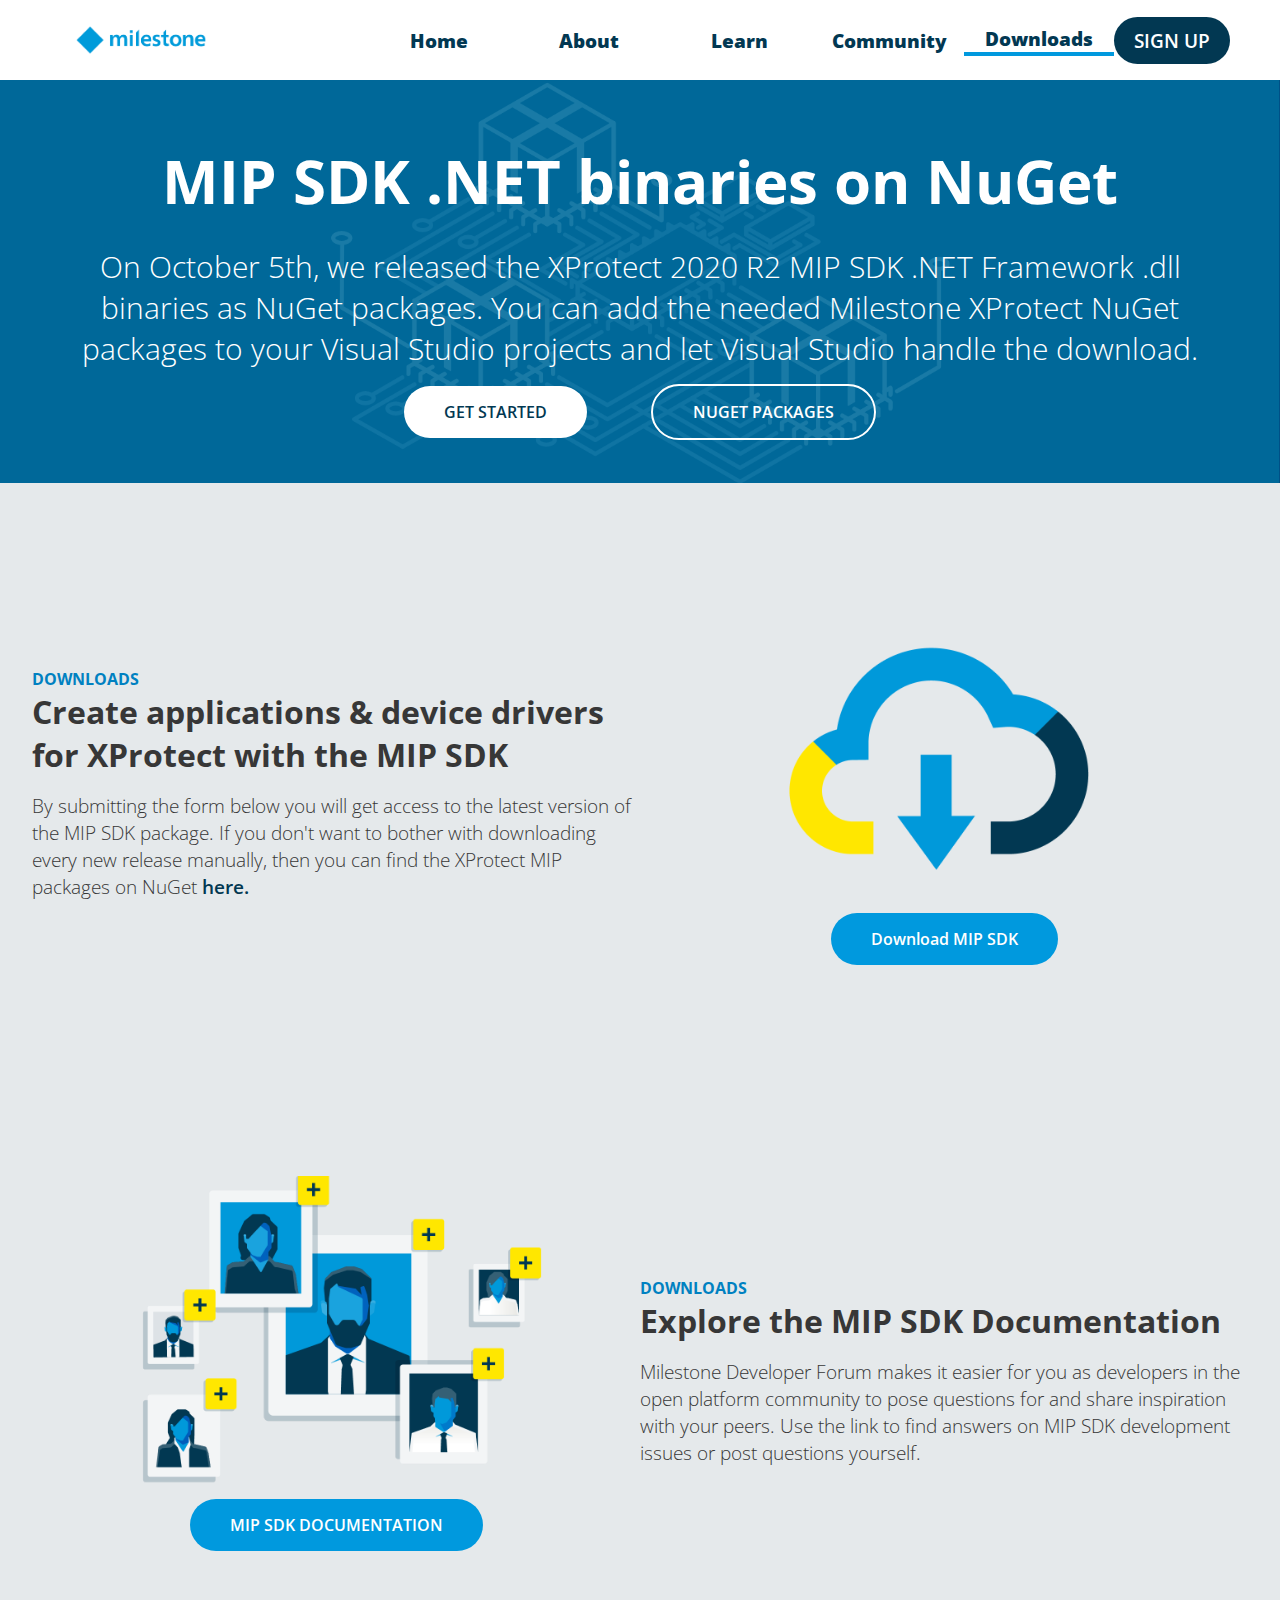
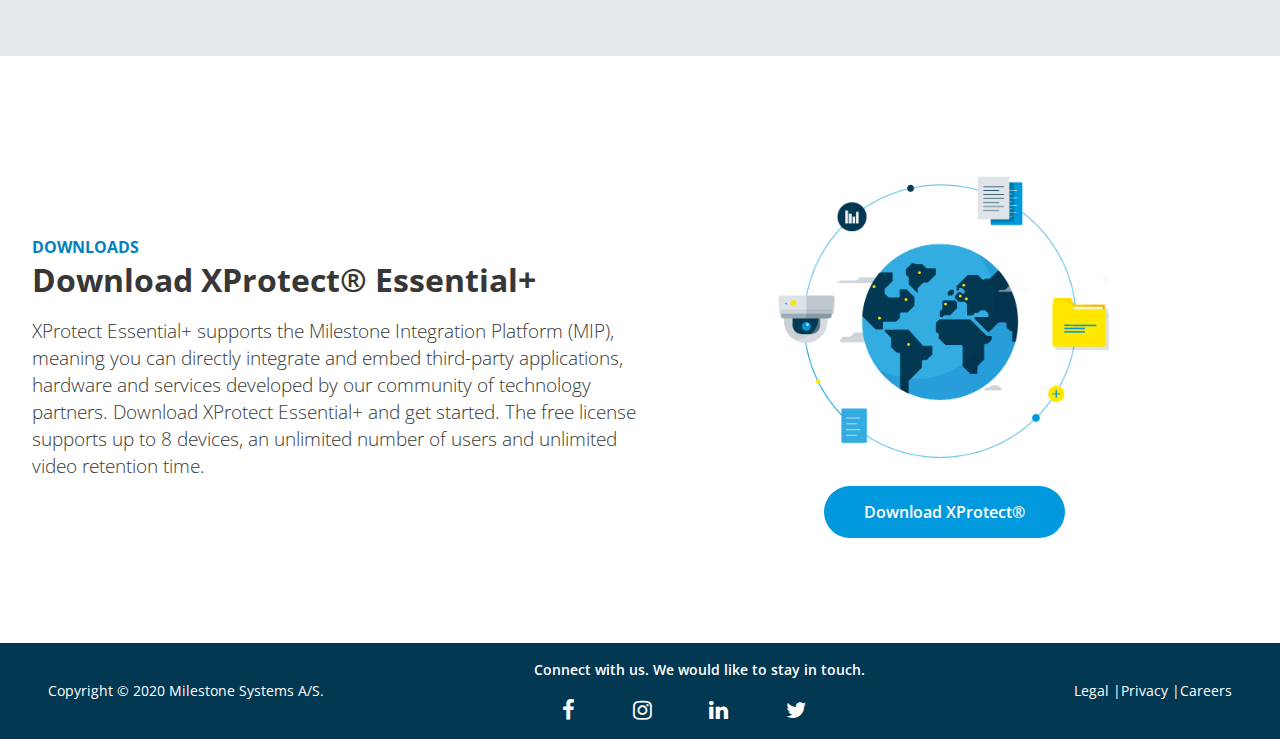
<file: downloads.html>
<!DOCTYPE html>
<html lang="en">
  <head>
    <meta charset="UTF-8" />
    <title>MIP SDK</title>
    <meta name="viewport" content="width=device-width, initial-scale=1.0" />
    <link rel="stylesheet" href="style.css" />
    <link rel="preconnect" href="https://fonts.gstatic.com" />
    <link href="https://fonts.googleapis.com/css2?family=Open+Sans:wght@300;400;600;700;800&display=swap" rel="stylesheet" />
    <link rel="stylesheet" href="https://cdnjs.cloudflare.com/ajax/libs/font-awesome/4.7.0/css/font-awesome.min.css" />
  </head>

  <body>

    <!-- Navbar Section -->

    <nav class="navbar">
      <div class="navbar__container">
        <a href="index.html"><img id="navbar__logo" src="assets/blue-logo.png" alt="" class="logo" /></a>
        <div class="navbar__toggle" id="mobile-menu">
          <span class="bar"></span>
          <span class="bar"></span>
          <span class="bar"></span>
        </div>
        <ul class="navbar__menu">
          <li class="navbar__item">
            <a href="index.html#home" class="navbar__links" id="home-page">Home</a>
          </li>
          <li class="navbar__item">
            <a href="index.html#about" class="navbar__links" id="about-page">About</a>
          </li>
          <li class="navbar__item">
            <a href="index.html#learn" class="navbar__links" id="learn-page">Learn</a>
          </li>
          <li class="navbar__item">
            <a href="index.html#community" class="navbar__links" id="community-page">Community</a>
          </li>
          <li class="navbar__item">
            <a href="downloads.html" class="navbar__links" id="download-page">Downloads</a>
          </li>
          <li class="navbar__btn">
            <a class="button" class="modal-btn" id="signup">SIGN&nbspUP</a>
          </li>
        </ul>
      </div>
    </nav>

    <!-- Modal for "Sign up" button -->
    <div class="modal-bg">
      <div class="modal">
        <div class="modal-info">
          <h1>Developer Update</h1>
          <p>Get the latest technology and development related news by subscribing for our quarterly newsletter.</p>
        </div>

        <form id="signup-form">
          <div class="input-container-signup">
            <input type="text" name="first-name-signup" class="input" id="first-name-signup"/>
            <label for="first-name-signup">First name </label>
            <span>First name</span>
            <i class="fa fa-check-circle"></i>
            <i class="fa fa-exclamation-circle"></i>
            <small>Error message</small>
          </div>
          <div class="input-container-signup">
            <input type="text" name="last-name-signup" class="input" id="last-name-signup"/>
            <label for="last-name-signup">Last name </label>
            <span>Last name</span>

            <i class="fa fa-check-circle"></i>
            <i class="fa fa-exclamation-circle"></i>
            <small>Error message</small>
          </div>
          <div class="input-container-signup">
            <input type="email" name="email-signup" class="input" id="email-signup"/>
            <label for="email-signup">Email</label>
            <span>Email</span>

            <i class="fa fa-check-circle"></i>
            <i class="fa fa-exclamation-circle"></i>
            <small>Error message</small>
          </div>
          <button type="button" id="subscribe">SUBSCRIBE</button>
        </form>

        <span class="modal-close">X</span>
      </div>
    </div>
    <!-- Hero Section -->

    <div class="hero" id="downloads">
      <div class="hero__container">
        <h1 class="hero__heading">MIP SDK .NET binaries on NuGet</h1>
        <div class="hero__description">
          On October 5th, we released the XProtect 2020 R2 MIP SDK .NET Framework .dll binaries as NuGet packages. You can add the needed Milestone XProtect NuGet packages to your Visual Studio projects and let Visual Studio handle the download.
        </div>
        <div class="btn__container">
          <span class="btn__item"><a href="https://www.milestonesys.com/content-hub/developer-update/2020/december/sdk-on-nuget/" target="_blank" class="white-btn">GET STARTED</a></span>
          <span class="btn__item"><a href="https://www.nuget.org/profiles/milestonesys" target="_blank" class="border-btn">NUGET&nbspPACKAGES</a></span>
        </div>
      </div>
    </div>

    <!-- Downloads Page -->
    <div class="main" id="sdk-download">
      <div class="main__container">
        <div class="main__content">
          <h3>DOWNLOADS</h3>
          <h1>Create applications & device drivers for XProtect with the MIP SDK</h1>
          <p>
             By submitting the form below you will get access to the latest version of the MIP SDK package. If you don't want to bother with downloading every new release manually, then you can find the XProtect MIP packages on NuGet <span class="links"><a href="https://www.milestonesys.com/content-hub/developer-update/2020/december/sdk-on-nuget/">here.</a></span>  
          </p>
        </div>
        <div class="main__img--container">
          <img src="assets/download.png" alt="" />
          <span class="main-button-magin"><a class="blue-btn modal-btn" id="download">Download MIP SDK</a></span>
        </div>
      </div>
    </div>

    <div class="main" id="documentation">
      <div class="main__container">
        <div class="main__img--container">
          <img src="assets/community.png" alt="" />
          <span class="main-button-magin"><a href="https://doc.developer.milestonesys.com/html/index.html" target="_blank" class="blue-btn">MIP SDK DOCUMENTATION</a></span>
        </div>
        <div class="main__content">
          <h3>DOWNLOADS</h3>
          <h1>Explore the MIP SDK Documentation</h1>
          <p>
            Milestone Developer Forum makes it easier for you as developers in the open platform community to pose questions for and share inspiration with your peers. Use the link to find answers on MIP SDK development issues or post questions
            yourself.
          </p>
        </div>
      </div>
    </div>

    <div class="main white-section" id="xprotect">
      <div class="main__container">
        <div class="main__content">
          <h3>DOWNLOADS</h3>
          <h1>Download XProtect® Essential+</h1>
          <p>XProtect Essential+ supports the Milestone Integration Platform (MIP), meaning you can directly integrate and embed third-party applications, hardware and services developed by our community of technology partners. Download XProtect Essential+ and get started. The free license supports up to 8 devices, an unlimited number of users and unlimited video retention time.</p>
        </div>
        <div class="main__img--container">
          <img src="assets/globe.png" alt="" />
          <span class="main-button-magin"><a href="https://www.milestonesys.com/support/resources/download-software/" target="_blank" class="blue-btn">Download XProtect®</a></span>
        </div>
      </div>

    <!-- MIP SDK sign up & download modal + form -->

    <div class="modal-background">
        <div class="modal">
            <div class="modal-info">
                <h1>Get access to MIP SDK</h1>
                <p>By submitting this form you accept to be contacted by Milestone. You may at any time withdraw your consent here.</p>
            </div>
            <div class="form-container">
                <form id="download-form">
                    <div class="input-container">
                        <input type="text" name="first-name" class="input" id="first-name">
                        <label for="name" name="first-name">First name </label>
                        <span>First name</span>

                        <i class="fa fa-check-circle"></i>
                        <i class="fa fa-exclamation-circle"></i>
                        <small>Error message</small>
                    </div>
                    <div class="input-container">
                        <input type="text" name="last-name" class="input" id="last-name">
                        <label for="name">Last name </label>
                        <span>Last name</span>

                        <i class="fa fa-check-circle"></i>
                        <i class="fa fa-exclamation-circle"></i>
                        <small>Error message</small>
                    </div>
                    <div class="input-container">
                        <input type="email" name="email" class="input" id="email">
                        <label for="email">Email </label>
                        <span>Email</span>

                        <i class="fa fa-check-circle"></i>
                        <i class="fa fa-exclamation-circle"></i>
                        <small>Error message</small>
                    </div>

                    <div class="input-container">
                        <input type="text" name="company" class="input" id="company">
                        <label for="company" name="company">Company </label>
                        <span>Company</span>
                        <i class="fa fa-check-circle"></i>
                        <i class="fa fa-exclamation-circle"></i>
                        <small>Error message</small>
                    </div>

                    <div class="input-container">
                        <input type="text" name="job-title" class="input" id="job-title">
                        <label for="job-title" name="job-title">Job title </label>
                        <span>Job title</span>

                        <i class="fa fa-check-circle"></i>
                        <i class="fa fa-exclamation-circle"></i>
                        <small>Error message</small>
                    </div>
                    <label class="checkbox-container">I accept the Terms and Conditions
                      <input type="checkbox">
                      <span class="checkmark"></span>
                    </label>
                    <label class="checkbox-container">Subscribe for quaterly newsletter
                      <input type="checkbox">
                      <span class="checkmark"></span>
                    </label>
                    <button type="button" id="submit">SUBMIT</button> 
                </form>
                <span class="modal-x">X</span>
            </div>
        </div>
    </div>
    <footer>
      <div class="footer">
        <div class="milestone-copyrights">
          <p>Copyright © 2020 Milestone Systems A/S.</p>
        </div>
        <div class="connect">
          <p>Connect with us. We would like to stay in touch.</p>
          <ul class="some">
            <li><a href="https://www.facebook.com/milestonesys/" target="_blank"><i class="fa fa-facebook"></i></a></li>
            <li><a href="https://www.instagram.com/milestonesystems/" target="_blank"><i class="fa fa-instagram"></i></a></li>
            <li><a href="https://www.linkedin.com/company/milestone-systems" target="_blank"><i class="fa fa-linkedin"></i></a></li>
            <li><a href="https://twitter.com/milestonesys" target="_blank"><i class="fa fa-twitter"></i></a></li>
          </ul>
        </div>
        <ul class="additional-info">
          <li><a href="https://www.milestonesys.com/terms-of-use/" target="_blank">Legal</a> |</li>
          <li><a href="https://www.milestonesys.com/privacy-policy/" target="_blank">Privacy</a> |</li>
          <li><a href="https://www.milestonesys.com/about-us/jobs-and-careers/" target="_blank">Careers</a></li>
        </ul>
      </div>
    </footer>
      <script type="module" src="download-page.js"></script>
      <script type="module" src="./signup-form-validation.js"></script>
  </body>
    
</html>
</file>
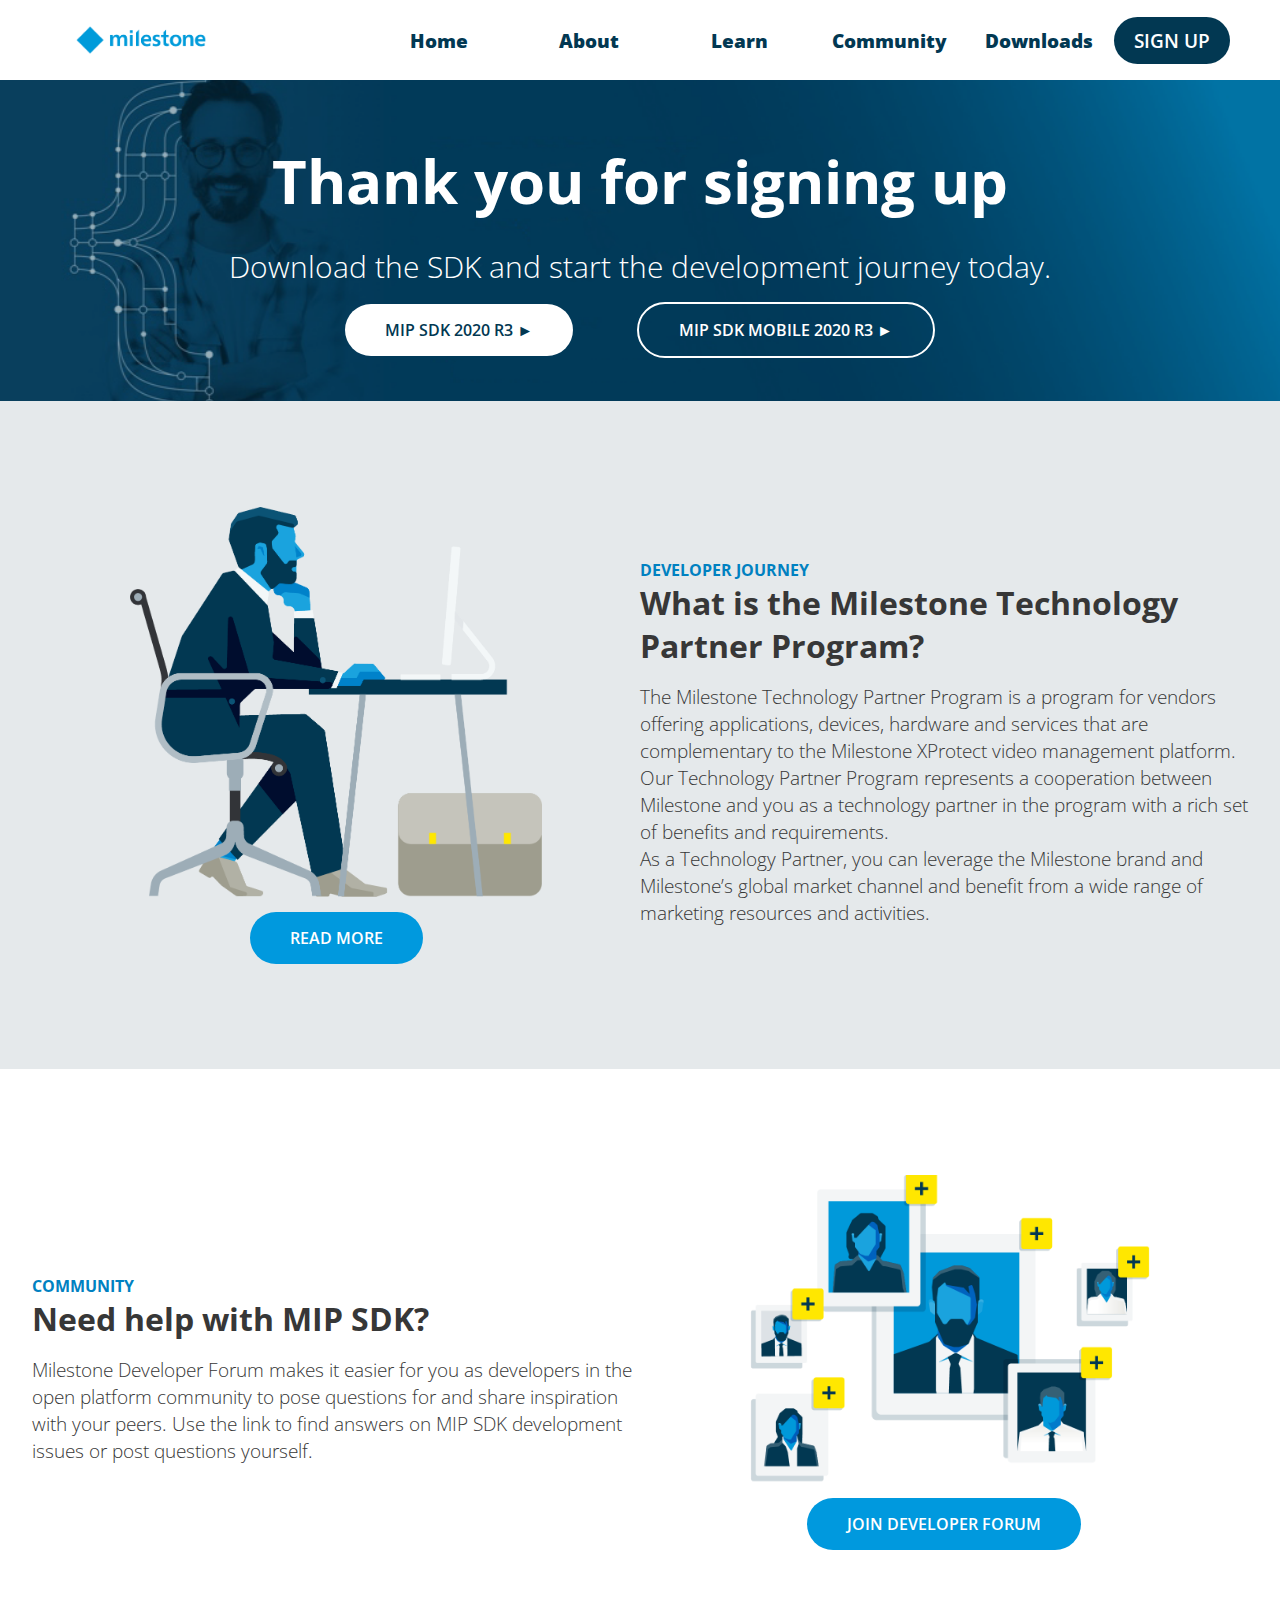
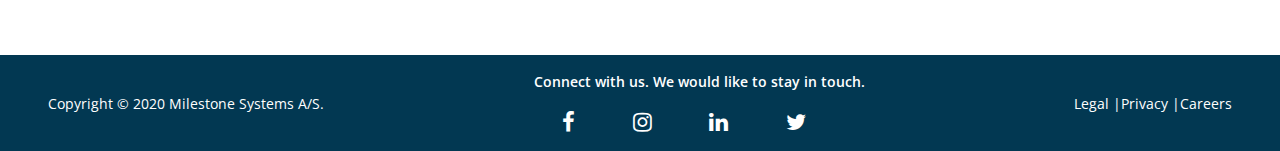
<file: thank-you.html>
<!DOCTYPE html>
<html lang="en">
  <head>
    <meta charset="UTF-8" />
    <title>MIP SDK</title>
    <meta name="viewport" content="width=device-width, initial-scale=1.0" />
    <meta name="robots" content="noindex, nofollow" />
    <link rel="stylesheet" href="style.css" />
    <link rel="preconnect" href="https://fonts.gstatic.com" />
    <link href="https://fonts.googleapis.com/css2?family=Open+Sans:wght@300;400;600;700;800&display=swap" rel="stylesheet" />
    <link rel="stylesheet" href="https://cdnjs.cloudflare.com/ajax/libs/font-awesome/4.7.0/css/font-awesome.min.css" />
  </head>

  <body>
    <!-- Navbar Section -->

    <nav class="navbar">
      <div class="navbar__container">
        <a href="index.html"><img id="navbar__logo" src="assets/blue-logo.png" alt="" class="logo" /></a>
        <div class="navbar__toggle" id="mobile-menu">
          <span class="bar"></span>
          <span class="bar"></span>
          <span class="bar"></span>
        </div>
        <ul class="navbar__menu">
          <li class="navbar__item">
            <a href="index.html#home" class="navbar__links" id="home-page">Home</a>
          </li>
          <li class="navbar__item">
            <a href="index.html#about" class="navbar__links" id="about-page">About</a>
          </li>
          <li class="navbar__item">
            <a href="index.html#learn" class="navbar__links" id="learn-page">Learn</a>
          </li>
          <li class="navbar__item">
            <a href="index.html#community" class="navbar__links" id="community-page">Community</a>
          </li>
          <li class="navbar__item">
            <a href="downloads.html" class="navbar__links" id="download-page">Downloads</a>
          </li>
          <li class="navbar__btn">
            <a class="button" class="modal-btn" id="signup">SIGN&nbspUP</a>
          </li>
        </ul>
      </div>
    </nav>

    <!-- Modal for "Sign up" button -->
    <div class="modal-bg">
      <div class="modal">
        <div class="modal-info">
          <h1>Developer Update</h1>
          <p>Get the latest technology and development related news by subscribing for our quarterly newsletter.</p>
        </div>

        <form id="signup-form">
          <div class="input-container-signup">
            <input type="text" name="first-name-signup" class="input" id="first-name-signup" />
            <label for="first-name-signup">First name </label>
            <span>First name</span>
            <i class="fa fa-check-circle"></i>
            <i class="fa fa-exclamation-circle"></i>
            <small>Error message</small>
          </div>
          <div class="input-container-signup">
            <input type="text" name="last-name-signup" class="input" id="last-name-signup" />
            <label for="last-name-signup">Last name </label>
            <span>Last name</span>

            <i class="fa fa-check-circle"></i>
            <i class="fa fa-exclamation-circle"></i>
            <small>Error message</small>
          </div>
          <div class="input-container-signup">
            <input type="email" name="email-signup" class="input" id="email-signup" />
            <label for="email-signup">Email</label>
            <span>Email</span>

            <i class="fa fa-check-circle"></i>
            <i class="fa fa-exclamation-circle"></i>
            <small>Error message</small>
          </div>
          <button id="subscribe">SUBSCRIBE</button>
        </form>

        <span class="modal-close">X</span>
      </div>
    </div>

    <!-- Hero Section -->

    <div class="hero" id="thank-you">
      <div class="hero__container">
        <h1 class="hero__heading">Thank you for signing up</h1>
        <div class="hero__description">Download the SDK and start the development journey today.</div>
        <div class="btn__container">
          <span class="btn__item"><a id="sdk-button" class="white-btn">MIP&nbspSDK&nbsp2020&nbspR3&nbsp►</a></span>
          <span class="btn__item"><a class="border-btn" id="mobile-sdk-button">MIP&nbspSDK&nbspMOBILE&nbsp2020&nbspR3&nbsp►</a></span>
        </div>
      </div>
    </div>

    <!-- Modal for succsessful download  -->
    <div class="thanks-modal-bg">
      <div class="modal" id="thanks-modal">
        <div class="modal-info">
          <h1>Thank you for downloading the MIP SDK</h1>
        </div>
        <img src="assets/check-mark.png" alt="" />
        <button id="btn-modal-back-home"><a href="index.html">BACK TO HOME</a></button>
        <span class="thanks-modal-close">X</span>
      </div>
    </div>

    <!-- Technology Partner Section -->
    <div class="main" id="technology-partners">
      <div class="main__container">
        <div class="main__img--container">
          <img src="assets/technology-partner.png" alt="" />
          <span class="main-button-magin"><a href="https://www.milestonesys.com/community/become-a-partner/technology-partner-program/" target="_blank" class="blue-btn">READ MORE</a></span>
        </div>
        <div class="main__content">
          <h3>DEVELOPER JOURNEY</h3>
          <h1>What is the Milestone Technology Partner Program?</h1>
          <p>
            The Milestone Technology Partner Program is a program for vendors offering applications, devices, hardware and services that are complementary to the Milestone XProtect video management platform.
            <br />
            Our Technology Partner Program represents a cooperation between Milestone and you as a technology partner in the program with a rich set of benefits and requirements.<br />

            As a Technology Partner, you can leverage the Milestone brand and Milestone’s global market channel and benefit from a wide range of marketing resources and activities.
          </p>
        </div>
      </div>
    </div>

    <div class="main white-section" id="join-forum">
      <div class="main__container">
        <div class="main__content">
          <h3>COMMUNITY</h3>
          <h1>Need help with MIP SDK?</h1>
          <p>
            Milestone Developer Forum makes it easier for you as developers in the open platform community to pose questions for and share inspiration with your peers. Use the link to find answers on MIP SDK development issues or post questions
            yourself.
          </p>
        </div>
        <div class="main__img--container">
          <img src="assets/community.png" alt="" />
          <span class="main-button-magin"><a href="https://developer.milestonesys.com/s/" target="_blank" class="blue-btn">JOIN DEVELOPER FORUM</a></span>
        </div>
      </div>
    </div>
    <footer>
      <div class="footer">
        <div class="milestone-copyrights">
          <p>Copyright © 2020 Milestone Systems A/S.</p>
        </div>
        <div class="connect">
          <p>Connect with us. We would like to stay in touch.</p>
          <ul class="some">
            <li>
              <a href="https://www.facebook.com/milestonesys/" target="_blank"><i class="fa fa-facebook"></i></a>
            </li>
            <li>
              <a href="https://www.instagram.com/milestonesystems/" target="_blank"><i class="fa fa-instagram"></i></a>
            </li>
            <li>
              <a href="https://www.linkedin.com/company/milestone-systems" target="_blank"><i class="fa fa-linkedin"></i></a>
            </li>
            <li>
              <a href="https://twitter.com/milestonesys" target="_blank"><i class="fa fa-twitter"></i></a>
            </li>
          </ul>
        </div>
        <ul class="additional-info">
          <li><a href="https://www.milestonesys.com/terms-of-use/" target="_blank">Legal</a> |</li>
          <li><a href="https://www.milestonesys.com/privacy-policy/" target="_blank">Privacy</a> |</li>
          <li><a href="https://www.milestonesys.com/about-us/jobs-and-careers/" target="_blank">Careers</a></li>
        </ul>
      </div>
    </footer>
    <script type="module" src="thank-you.js"></script>
    <script type="module" src="./signup-form-validation.js"></script>
  </body>
</html>
</file>
<file: style.css>
:root {
  --developer-blue: #023852;
  --milestone-blue: #0099de;
  --alt-blue: #0081c1;
  --light-gray: #e5e9eb;
  --dark-gray: #373737;
  --milestone-yellow: #ffe700;
}

* {
  box-sizing: border-box;
  margin: 0;
  padding: 0;
  scroll-behavior: smooth;
  font-family: "Open Sans", sans-serif;
}

/* Button Styles */

.white-btn {
  text-decoration: none;
  padding: 15px 40px;
  height: 100%;
  width: 100%;
  outline: none;
  border-radius: 30px;
  background: white;
  color: var(--developer-blue);
  transition: all 0.3s ease;
  font-weight: 600;
  cursor: pointer;
}

.main-button-magin {
  margin: 30px 0 30px 0;
}

.blue-btn {
  text-decoration: none;
  padding: 15px 40px;
  height: 100%;
  width: 100%;
  outline: none;
  border-radius: 30px;
  background: var(--milestone-blue);
  color: white;
  transition: all 0.3s ease;
  font-weight: 600;
  cursor: pointer;
}

.border-btn {
  text-decoration: none;
  padding: 15px 40px;
  border: 2px solid white;
  outline: none;
  border-radius: 30px;
  background: transparent;
  color: white;
  transition: all 0.3s ease;
  font-weight: 600;
  cursor: pointer;
}

/* Navigation Bar */

.navbar {
  background: #ffffff;
  height: 80px;
  display: flex;
  justify-content: center;
  align-items: center;
  font-size: 1.2rem;
  position: sticky;
  top: 0;
  z-index: 999;
}

.navbar__container {
  display: flex;
  justify-content: space-between;
  height: 80px;
  z-index: 1;
  width: 100%;
  max-width: 1300px;
  margin: 0 auto;
  padding: 0 50px;
}

#navbar__logo {
  display: flex;
  align-items: center;
  cursor: pointer;
  text-decoration: none;
  max-height: 80px;
}

.navbar__menu {
  display: flex;
  align-items: center;
  list-style: none;
}

.navbar__links {
  color: var(--developer-blue);
  display: flex;
  align-items: center;
  justify-content: center;
  width: 150px;
  text-decoration: none;
  height: 100%;
  transition: all 0.3s ease;
  font-weight: 900;
}

.navbar__btn {
  display: flex;
  justify-content: center;
  align-items: center;
  /* padding: 0 1rm; */
  width: 100%;
}

.button {
  text-decoration: none;
  padding: 10px 20px;
  height: 100%;
  width: 100%;
  outline: none;
  border-radius: 50px;
  background: var(--developer-blue);
  color: white;
  transition: all 0.3s ease;
  font-weight: 600;
  cursor: pointer;
}

.navbar__links:hover {
  color: #0099de;
  transition: all 0.3s ease;
}

.button:hover {
  transition: all 0.3s ease;
  background: #0099de;
  color: #ffffff;
}

@media screen and (max-width: 1100px) {
  .navbar__container {
    display: flex;
    justify-content: space-between;
    height: 80px;
    z-index: 1;
    width: 100%;
    max-width: 1300px;
    padding: 0;
  }

  .navbar__menu {
    display: grid;
    grid-template-columns: auto;
    margin: 0;
    width: 100%;
    position: absolute;
    top: -1000px;
    opacity: 1;
    transition: all 0.5s ease;
    z-index: -1;
  }

  .navbar__menu.active {
    background: #ffffff;
    top: 100%;
    opacity: 1;
    transition: all 0.5s ease;
    z-index: 99;
    height: 90vh;
    font-size: 1.4rem;
  }

  #navbar__logo {
    padding-left: 25px;
  }

  .navbar__toggle .bar {
    width: 25px;
    height: 3px;
    margin: 5px auto;
    transition: all 0.3s ease-in-out;
    background: var(--developer-blue);
  }

  .navbar__item {
    width: 100%;
  }

  .navbar__links {
    text-align: center;
    padding: 2rem;
    width: 100%;
    display: table;
  }

  .navbar__btn {
    padding-bottom: 2rem;
    margin: 20px 0 0 0;
  }

  .button {
    display: flex;
    justify-content: center;
    align-items: center;
    width: 40%;
    height: 80px;
    margin: 0;
  }

  #mobile-menu {
    position: absolute;
    top: 20%;
    right: 5%;
    transform: translate(5%, 20%);
  }

  .navbar__toggle .bar {
    display: block;
    cursor: pointer;
  }

  #mobile-menu.is-active .bar:nth-child(2) {
    opacity: 0;
  }

  #mobile-menu.is-active .bar:nth-child(1) {
    transform: translateY(8px) rotate(45deg);
  }

  #mobile-menu.is-active .bar:nth-child(3) {
    transform: translateY(-8px) rotate(-45deg);
  }
}

/* Modal for "Sign up" button */

.modal-bg {
  position: fixed;
  top: 0;
  left: 0;
  width: 100%;
  height: 100vh;
  background-color: rgba(0, 0, 0, 0.8);
  display: flex;
  justify-content: center;
  align-items: center;
  visibility: hidden;
  opacity: 0;
  transition: visibility 0s, opacity 0.5s;
}

.bg-active {
  visibility: visible;
  opacity: 1;
}

.modal {
  position: relative;
  background-color: white;
  width: 30%;
  max-height: 100vh;
  overflow-y: auto;
  display: flex;
  justify-content: space-between;
  align-items: center;
  flex-direction: column;
  /* margin-top: 15vh; */
  /* box-shadow: 0 0 20px 0 rgba(0, 0, 0, 0.8); */
}

.modal button {
  display: flex;
  align-items: center;
  justify-content: center;
  padding: 10px 50px;
  background-color: var(--milestone-blue);
  color: white;
  border: none;
  border-radius: 50px;
  cursor: pointer;
  font-weight: 600;
  cursor: pointer;
  margin-bottom: 20px;
}

.modal-close {
  position: absolute;
  top: 20px;
  right: 20px;
  color: white;
  font-weight: 900;
  cursor: pointer;
}

.modal input {
  width: 100%;
  outline: none;
  padding: 0.6rem 1.2rem;
  letter-spacing: 0.5px;
  font-weight: 500;
  transition: all 0.3s ease;
}

.input-container-signup {
  position: relative;
  padding-bottom: 20px;
}

.input-container-signup label {
  position: absolute;
  top: 50%;
  left: 15px;
  transform: translateY(-100%);
  padding: 0 0.4rem;
  font-size: 0.9rem;
  font-weight: 400;
  pointer-events: none;
  z-index: 800;
  transition: 0.5s;
}

.input-container-signup span {
  position: absolute;
  top: 0;
  left: 25px;
  transform: translateY(-50%);
  font-size: 0.8rem;
  padding: 0 0.4rem;
  color: transparent;
  pointer-events: none;
  z-index: 500;
}

.input-container-signup span::before,
.input-container-signup span::after {
  content: "";
  position: absolute;
  width: 10%;
  opacity: 0;
  transition: 0.3s;
  height: 5px;
  background-color: white;
  top: 50%;
  transform: translateY(-50%);
}

.input-container-signup span:before {
  left: 50%;
}

.input-container-signup span:after {
  right: 50%;
}

.input-container-signup.focus label {
  top: 0;
  transform: translateY(-50%);
  left: 25px;
  font-size: 0.8rem;
}

.input-container-signup.focus span:before,
.input-container-signup.focus span:after {
  width: 50%;
  opacity: 1;
}

/* Form validation style */
.input-container-signup i {
  position: absolute;
  top: 12px;
  right: 10px;
  visibility: hidden;
}

.input-container-signup small {
  position: absolute;
  bottom: 0;
  left: 0;
  visibility: hidden;
}

/* Active classes if input successful */

.input-container-signup.success input {
  border-color: #2ecc71;
}

.input-container-signup.success i.fa-check-circle {
  visibility: visible;
  color: #2ecc71;
}

/* Error classes if input is not successful */
.input-container-signup.error input {
  border-color: #e74c3c;
}

.input-container-signup.error i.fa-exclamation-circle {
  visibility: visible;
  color: #e74c3c;
}

.input-container-signup.error small {
  visibility: visible;
  color: #e74c3c;
}

/* ----------------------- Hero Section ------------------- */

.hero {
  background-image: url(assets/hero-img.png);
  padding: 30px;
  background-position: center;
  background-repeat: no-repeat;
  background-size: cover;
}

.hero__container {
  display: flex;
  flex-direction: column;
  justify-content: center;
  align-items: center;
  max-width: 1200px;
  margin: 0 auto;
  height: 90%;
  text-align: center;
  padding: 30px;
}

.hero__heading {
  font-size: 60px;
  margin-bottom: 24px;
  color: white;
}

.hero__description {
  font-size: 30px;
  color: white;
  font-weight: 300;
}

.highlight {
  border-bottom: 4px solid var(--milestone-blue);
}

.btn__container {
  display: flex;
  justify-content: space-between;
  align-items: center;
  transition: all 0.3s ease;
}

.btn__item {
  padding: 2rem 2rem 0;
  width: 100%;
}

.typing {
  font-weight: 600;
}

@media screen and (max-width: 768px) {
  .hero__heading {
    font-size: 50px;
  }

  .hero__description {
    font-size: 25px;
  }

  .btn__container {
    display: flex;
    flex-direction: column;
  }

  .btn__item {
    padding: 2rem;
    width: 100%;
  }
}

/*----------------- About Section ---------------------------------*/

.main {
  background-color: var(--light-gray);
  padding-top: 1rem;
}

.main__container {
  display: grid;
  grid-template-columns: 1fr 1fr;
  align-items: center;
  justify-content: center;
  margin: 0 auto;
  padding: 5rem 2rem;
  height: 90%;
  z-index: 1;
  width: 100%;
  max-width: 1300px;
}

.main__content {
  color: var(--dark-gray);
  width: 100%;
}

.main__content h3 {
  font-size: 1rem;
  color: var(--alt-blue);
}

.main__content h1 {
  font-size: 2rem;
}

.main__content p {
  margin-top: 1rem;
  font-size: 1.2rem;
  font-weight: 300;
}

.main__img--container {
  display: flex;
  align-items: center;
  justify-content: center;
  flex-direction: column;
  text-align: center;
  margin: 10px;
}

.main__img--container img {
  max-width: 70%;
}

/* img {
  max-width: 100%;
  margin-bottom: 2rem;
} */

/* Main Mobile Responsive */

@media screen and (max-width: 800px) {
  .main__container {
    display: grid;
    grid-template-columns: 1fr;
    align-items: center;
    justify-content: center;
    width: 100%;
    margin: 0 auto;
    height: 90%;
  }

  .main__img--container {
    display: flex;
    justify-content: center;
    order: 1;
    margin: 1rem 0;
  }

  .main__img--container img {
    max-width: 50%;
  }

  .main__content {
    text-align: center;
    padding: 0 1.5rem;
    order: 0;
  }

  .main__content h3 {
    margin-top: 2rem;
    font-size: 1.3rem;
  }
}

/*----------------- Downloads Page ---------------------------------*/

#downloads {
  background-image: url(assets/nuget.png);
  padding: 30px;
  background-position: center;
  background-repeat: no-repeat;
  background-size: cover;
}

.links a {
  text-decoration: none;
  color: var(--developer-blue);
  font-weight: 600;
}

/* Modal for SDK Dwonload form */

.modal-background {
  position: fixed;
  top: 0;
  left: 0;
  width: 100%;
  height: 100vh;
  background-color: rgba(0, 0, 0, 0.8);
  display: flex;
  justify-content: center;
  align-items: center;
  visibility: hidden;
  opacity: 0;
  transition: visibility 0s, opacity 0.5s;
}

.background-active {
  visibility: visible;
  opacity: 1;
}

form {
  display: flex;
  align-items: center;
  justify-content: center;
  flex-direction: column;
}

.modal-info {
  background: var(--milestone-blue);
  padding: 0.5rem;
  width: 100%;
  color: white;
  display: flex;
  align-items: center;
  justify-content: center;
  flex-direction: column;
  text-align: center;
  margin-bottom: 15px;
}

.modal-info p {
  margin-top: 1rem;
  padding-left: 1rem;
  font-size: 13px;
}

.modal-info h1 {
  font-size: 25px;
  font-weight: 300;
  margin: 20px;
}

.modal-x {
  position: absolute;
  top: 20px;
  right: 20px;
  color: white;
  font-weight: 900;
  cursor: pointer;
}

.form-container {
  padding: 1.5rem;
  display: flex;
  align-items: center;
  justify-content: center;
  flex-direction: column;
}

.modal-btn {
  cursor: pointer;
}

.input-container {
  position: relative;
  margin: auto;
  padding-bottom: 20px;
}

.input-container label {
  position: absolute;
  top: 50%;
  left: 15px;
  transform: translateY(-100%);
  padding: 0 0.4rem;
  font-size: 0.9rem;
  font-weight: 400;
  pointer-events: none;
  z-index: 800;
  transition: 0.5s;
}

.input-container span {
  position: absolute;
  top: 0;
  left: 25px;
  transform: translateY(-50%);
  font-size: 0.8rem;
  padding: 0 0.4rem;
  color: transparent;
  pointer-events: none;
  z-index: 500;
}

.input-container span::before,
.input-container span::after {
  content: "";
  position: absolute;
  width: 10%;
  opacity: 0;
  transition: 0.3s;
  height: 5px;
  background-color: white;
  top: 50%;
  transform: translateY(-50%);
}

.input-container span:before {
  left: 50%;
}

.input-container span:after {
  right: 50%;
}

.input-container.focus label {
  top: 0;
  transform: translateY(-50%);
  left: 25px;
  font-size: 0.8rem;
}

.input-container.focus span:before,
.input-container.focus span:after {
  width: 50%;
  opacity: 1;
}

/* Form validation style */
.input-container i {
  position: absolute;
  top: 12px;
  right: 10px;
  visibility: hidden;
}

.input-container small {
  position: absolute;
  bottom: 0;
  left: 0;
  visibility: hidden;
}

/* Active classes if input successful */

.input-container.success input {
  border-color: #2ecc71;
}

.input-container.success i.fa-check-circle {
  visibility: visible;
  color: #2ecc71;
}

/* Error classes if input is not successful */
.input-container.error input {
  border-color: #e74c3c;
}

.input-container.error i.fa-exclamation-circle {
  visibility: visible;
  color: #e74c3c;
}

.input-container.error small {
  visibility: visible;
  color: #e74c3c;
}

@media screen and (max-width: 1200px) {
  .modal {
    width: 90%;
    margin-top: 10vh;
    max-height: 90vh;
    overflow-y: auto;
  }
}

/*----------------------- Footer ----------------- */

.footer {
  display: flex;
  flex-direction: row;
  justify-content: space-between;
  align-items: center;
  width: 100%;
  height: 10vh;
  background-color: var(--developer-blue);
  color: white;
  font-size: 14px;
  padding: 3rem;
}

.some,
.additional-info {
  display: flex;
  flex-direction: row;
}

.connect {
  display: flex;
  justify-content: center;
  flex-direction: column;
  color: white;
}

.connect p {
  margin-bottom: 20px;
  font-weight: 600;
}

.some,
.additional-info li {
  list-style-type: none;
  color: white;
}

.some li i {
  margin: 0 1.8rem;
  font-size: 22px;
}

.some,
.additional-info li a {
  text-decoration: none;
  color: white;
}

.some,
.additional-info li a:hover {
  text-decoration: underline;
}

@media screen and (max-width: 1000px) {
  .footer {
    flex-direction: column;
    height: 20vh;
    padding: 1.5rem;
  }

  .additional-info {
    margin-top: 20px;
  }

  .milestone-copyrights {
    order: 3;
    margin-top: 10px;
  }
}

/*----------------- Thank you Page ---------------------------------*/

#thank-you {
  background-image: url(assets/developer-banner.png);
  padding: 30px;
  background-position: center;
  background-repeat: no-repeat;
  background-size: cover;
}

.white-section {
  background-color: white;
}

/* Thanks for download MODAL */
.thanks-modal-bg {
  position: fixed;
  top: 0;
  left: 0;
  width: 100%;
  height: 100vh;
  background-color: rgba(0, 0, 0, 0.8);
  display: flex;
  justify-content: center;
  align-items: center;
  visibility: hidden;
  opacity: 0;
  transition: visibility 0s, opacity 0.5s;
}

.thanks-modal-active {
  visibility: visible;
  opacity: 1;
}

#thanks-modal {
  overflow-y: auto;
}

.modal img {
  max-height: 20vh;
}

.thanks-modal-close {
  position: absolute;
  top: 15px;
  right: 15px;
  color: white;
  font-weight: 900;
  cursor: pointer;
}

#btn-modal-back-home {
  cursor: pointer;
  margin: 20px 0;
}

#btn-modal-back-home a {
  text-decoration: none;
  color: white;
}

/*Based on https://www.w3schools.com/howto/tryit.asp?filename=tryhow_css_custom_checkbox*/
.checkbox-container {
  display: block;
  position: relative;
  padding-left: 35px;
  margin-bottom: 12px;
  cursor: pointer;
  font-size: 12px;
  -webkit-user-select: none;
  -moz-user-select: none;
  -ms-user-select: none;
  user-select: none;
}

/* Hide the browser's default checkbox */
.checkbox-container input {
  position: absolute;
  opacity: 0;
  cursor: pointer;
  height: 0;
  width: 0;
}

/* Create a custom checkbox */
.checkmark {
  position: absolute;
  top: 0;
  left: 0;
  height: 25px;
  width: 25px;
  background-color: #eee;
}

/* On mouse-over, add a grey background color */
.checkbox-container:hover input ~ .checkmark {
  background-color: #ccc;
}

/* When the checkbox is checked, add a blue background */
.checkbox-container input:checked ~ .checkmark {
  background-color: var(--milestone-blue);
}

/* Create the checkmark/indicator (hidden when not checked) */
.checkmark:after {
  content: "";
  position: absolute;
  display: none;
}

/* Show the checkmark when checked */
.checkbox-container input:checked ~ .checkmark:after {
  display: block;
}

/* Style the checkmark/indicator */
.checkbox-container .checkmark:after {
  left: 9px;
  top: 5px;
  width: 5px;
  height: 10px;
  border: solid white;
  border-width: 0 3px 3px 0;
  -webkit-transform: rotate(45deg);
  -ms-transform: rotate(45deg);
  transform: rotate(45deg);
}

a:link i {
  color: white;
}

a:visited i {
  color: white;
}

a:hover i {
  color: white;
}

a:active i {
  color: white;
}
</file>
